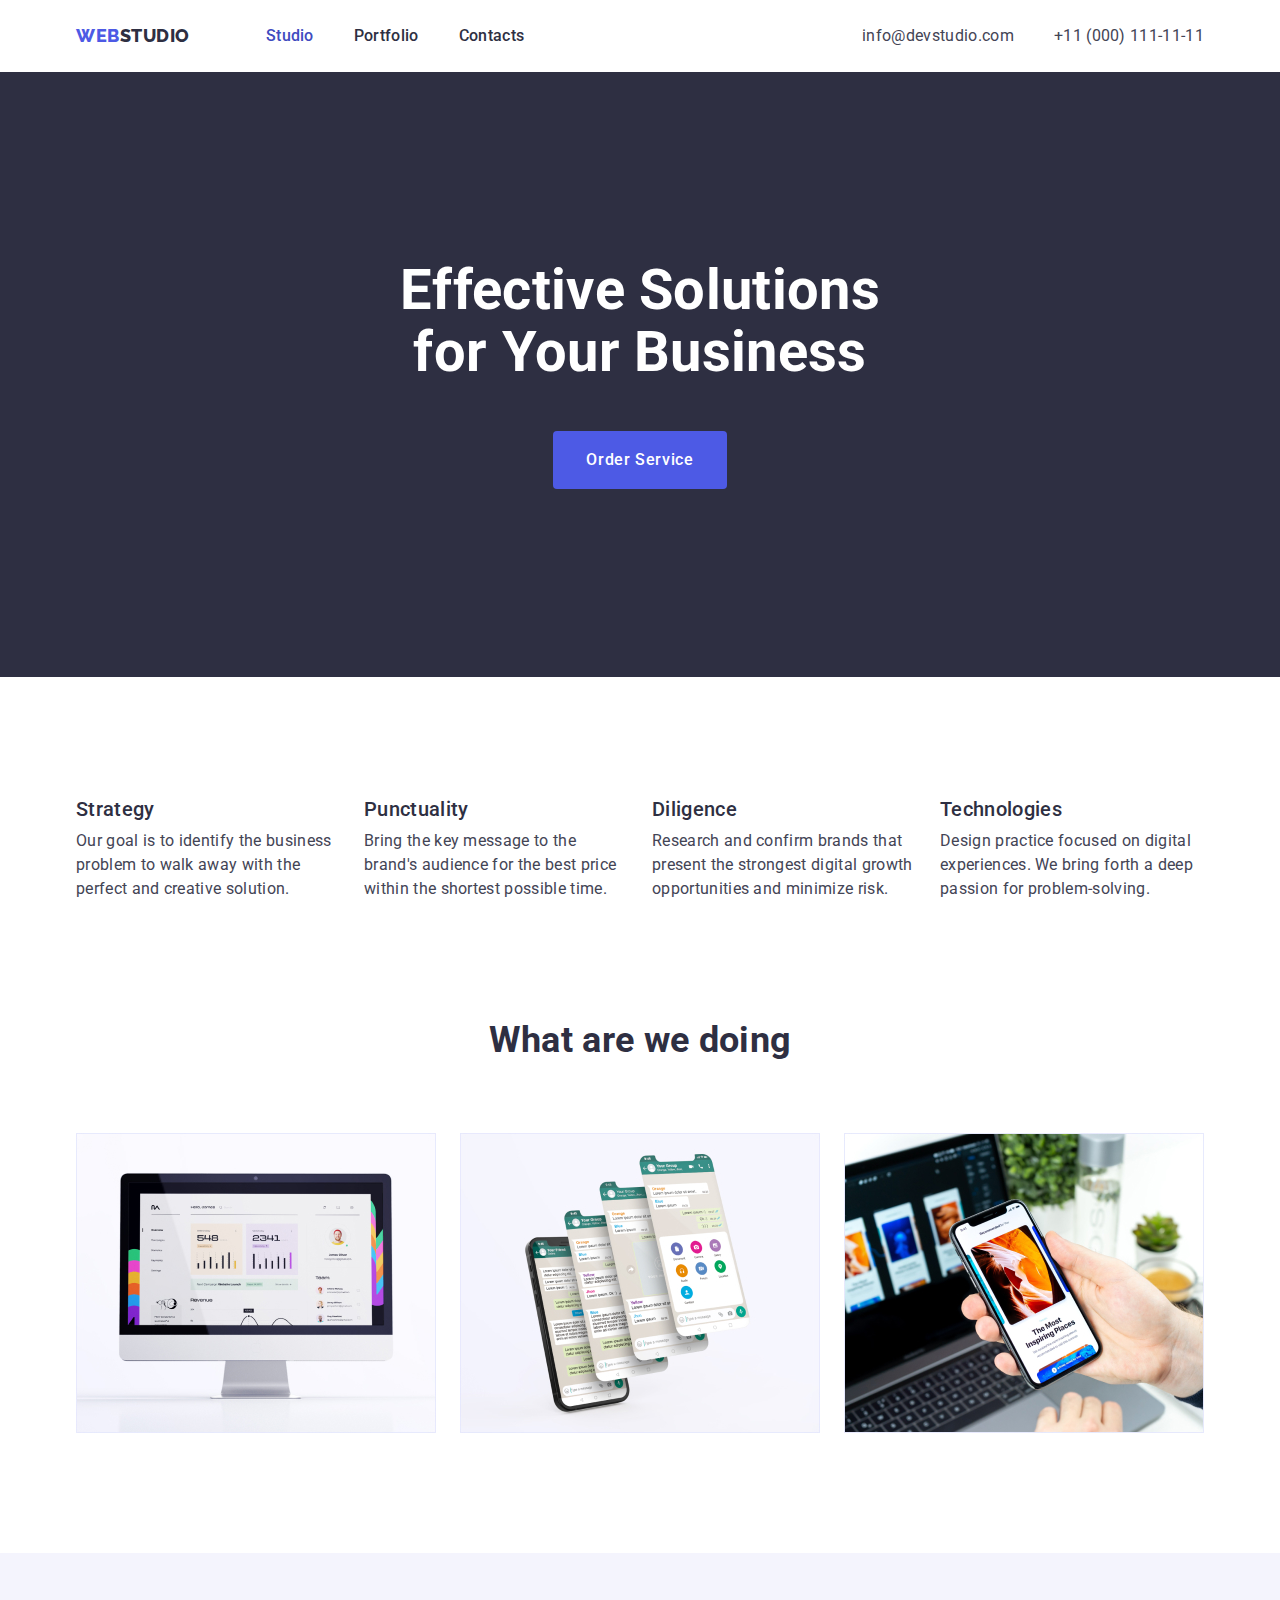
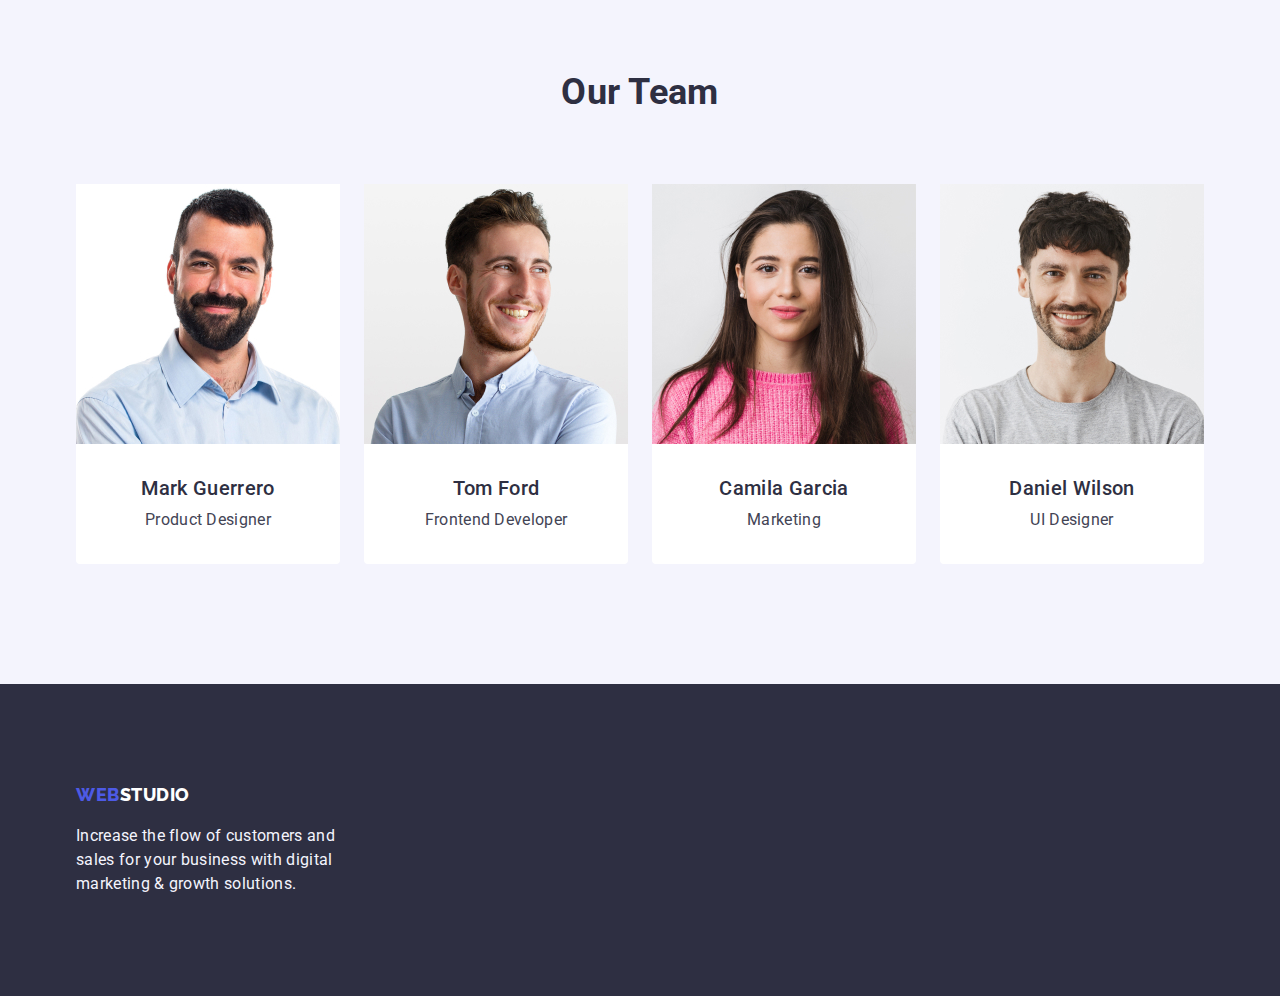
<file: index.html>
<!DOCTYPE html>
<html lang="en">
  <head>
    <meta charset="UTF-8" />
    <meta name="viewport" content="width=device-width, initial-scale=1.0" />
    <title>MainPage</title>
    <link
      href="https://fonts.googleapis.com/css2?family=Raleway:wght@800&family=Roboto:wght@400;500;700&display=swap"
      rel="stylesheet"
    />
    <link
      rel="stylesheet"
      href="https://cdnjs.cloudflare.com/ajax/libs/modern-normalize/1.0.0/modern-normalize.min.css"
    />
    <link rel="stylesheet" href="./css/styles.css" />
  </head>
  <body>
    <!-- heder -->
    <header class="page-header">
      <div class="container header-container">
        <a href="./index.html" class="logo"
          >Web<span class="header-span">Studio</span></a
        >
        <nav>
          <ul class="site-nav list">
            <li><a class="link current" href="./index.html">Studio</a></li>
            <li><a class="link" href="./portfolio.html">Portfolio</a></li>
            <li><a class="link" href="#">Contacts</a></li>
          </ul>
        </nav>
        <address>
          <ul class="address-nav list">
            <li>
              <a class="address-nav link" href="mailto:info@devstudio.com"
                >info@devstudio.com</a
              >
            </li>
            <li>
              <a class="link" href="tel:+110001111111">+11 (000) 111-11-11</a>
            </li>
          </ul>
        </address>
      </div>
    </header>
    <!-- main -->
    <main>
      <!-- hero -->
      <section class="section hero-section">
        <div class="container">
          <h1 class="hero-title">Effective Solutions for Your Business</h1>
          <button class="button primary" type="button">Order Service</button>
        </div>
      </section>
      <!-- our features -->
      <section class="section">
        <div class="container">
          <h2 class="visualli-hidden">our features</h2>
          <ul class="list features-list">
            <li class="features-item">
              <h3 class="section-subtitle">Strategy</h3>
              <p>
                Our goal is to identify the business problem to walk away with
                the perfect and creative solution.
              </p>
            </li>
            <li class="features-item">
              <h3 class="section-subtitle">Punctuality</h3>
              <p>
                Bring the key message to the brand's audience for the best price
                within the shortest possible time.
              </p>
            </li>
            <li class="features-item">
              <h3 class="section-subtitle">Diligence</h3>
              <p>
                Research and confirm brands that present the strongest digital
                growth opportunities and minimize risk.
              </p>
            </li>
            <li class="features-item">
              <h3 class="section-subtitle">Technologies</h3>
              <p>
                Design practice focused on digital experiences. We bring forth a
                deep passion for problem-solving.
              </p>
            </li>
          </ul>
        </div>
      </section>
      <!-- what are we doing -->
      <section class="section">
        <div class="container">
          <h2 class="section-title">What are we doing</h2>
          <ul class="work-list list">
            <li>
              <img src="./images/portfolio/img1.jpg" alt="Mac" width="360" />
            </li>
            <li>
              <img
                src="./images/portfolio/img2.jpg"
                alt="Browser"
                width="360"
              />
            </li>
            <li>
              <img src="./images/portfolio/img3.jpg" alt="Mobile" width="360" />
            </li>
          </ul>
        </div>
      </section>
      <!-- our team  -->
      <section class="section team-section">
        <div class="container">
          <h2 class="section-title">Our Team</h2>
          <ul class="list team-list">
            <li>
              <img
                src="./images/contacts/mark.jpg"
                alt="Mark Guerrero"
                width="264"
              />
              <div class="team-descr">
                <h3 class="section-subtitle">Mark Guerrero</h3>
                <p>Product Designer</p>
              </div>
            </li>
            <li>
              <img src="./images/contacts/tom.jpg" alt="Tom Ford" width="264" />
              <div class="team-descr">
                <h3 class="section-subtitle">Tom Ford</h3>
                <p>Frontend Developer</p>
              </div>
            </li>
            <li>
              <img
                src="./images/contacts/cam.jpg"
                alt="Camila Garcia"
                width="264"
              />
              <div class="team-descr">
                <h3 class="section-subtitle">Camila Garcia</h3>
                <p>Marketing</p>
              </div>
            </li>
            <li>
              <img
                src="./images/contacts/dan.jpg"
                alt="Daniel Wilson"
                width="264"
              />
              <div class="team-descr">
                <h3 class="section-subtitle">Daniel Wilson</h3>
                <p>UI Designer</p>
              </div>
            </li>
          </ul>
        </div>
      </section>
    </main>
    <!-- footer -->
    <footer>
      <div class="container">
        <a class="logo" href="./index.html"
          >Web<span class="footer-span">Studio</span></a
        >
        <p class="footer-text">
          Increase the flow of customers and sales for your business with
          digital marketing & growth solutions.
        </p>
      </div>
    </footer>
  </body>
</html>
</file>
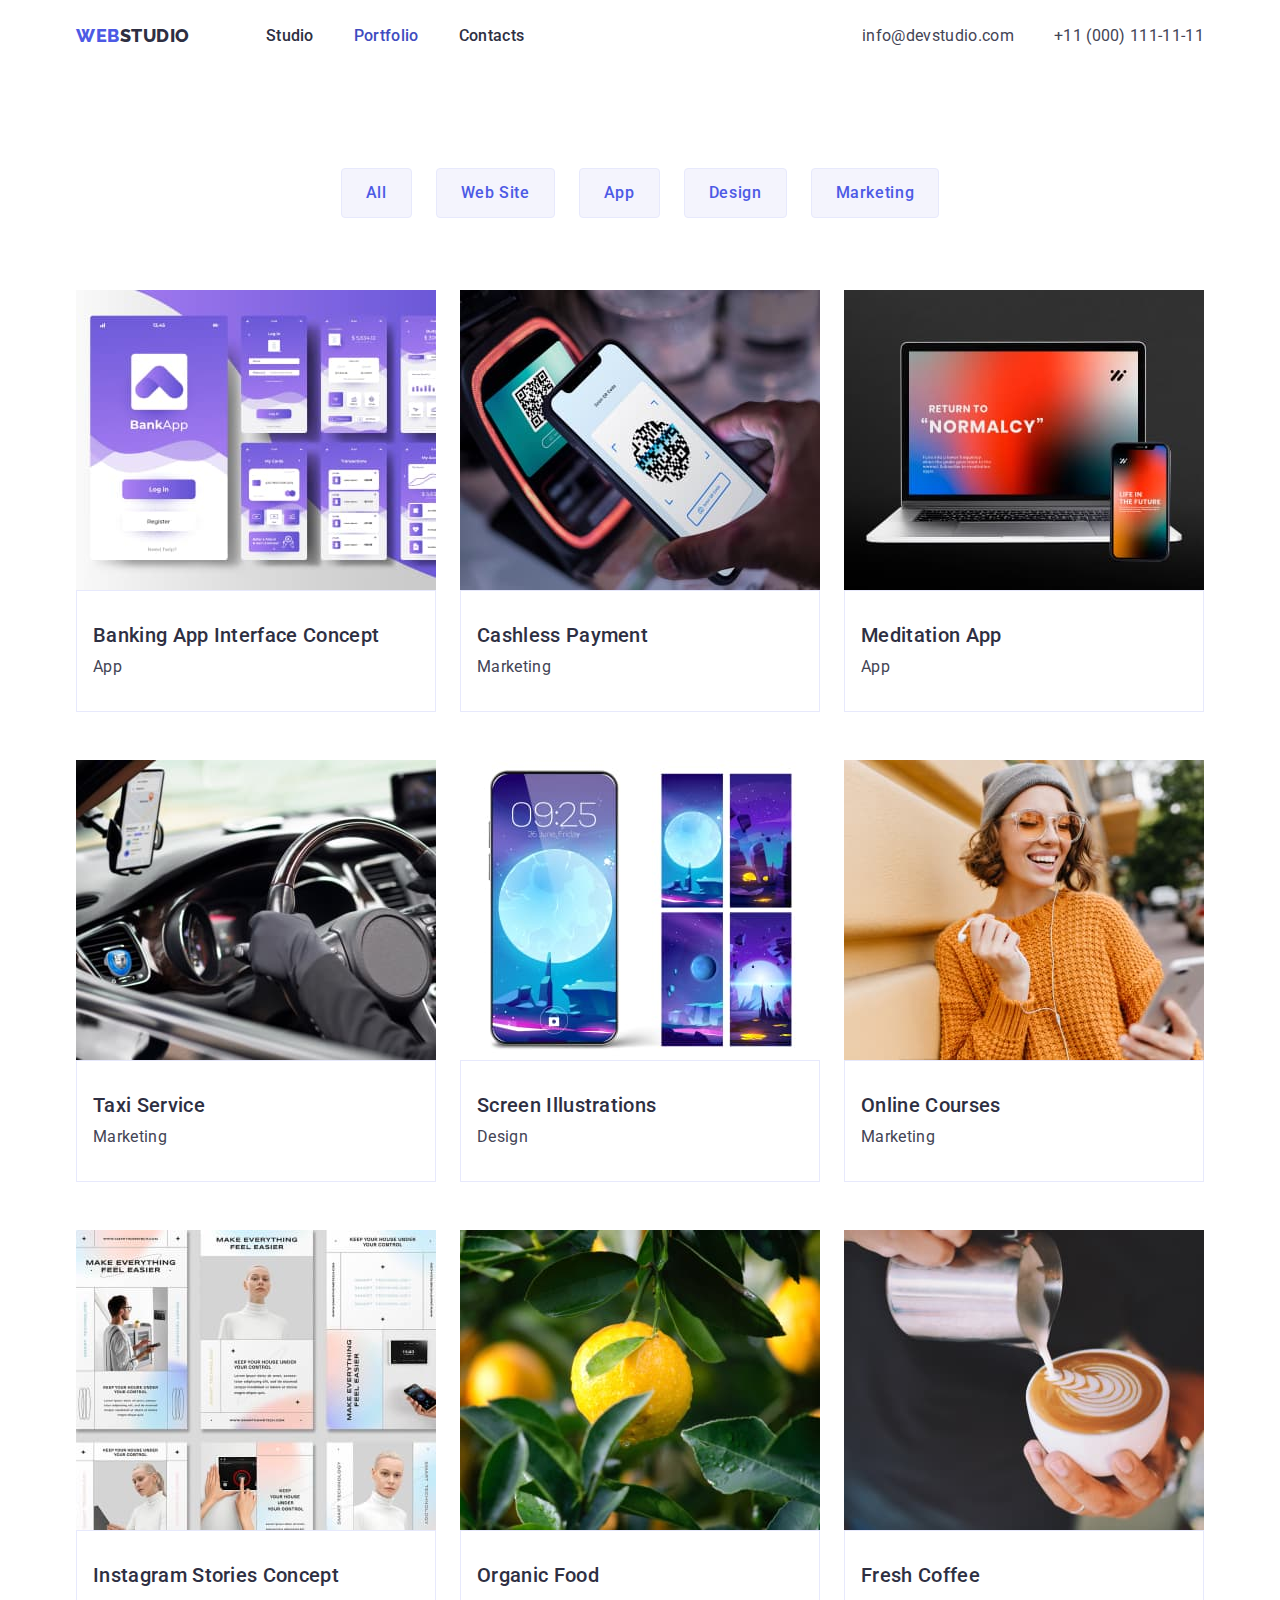
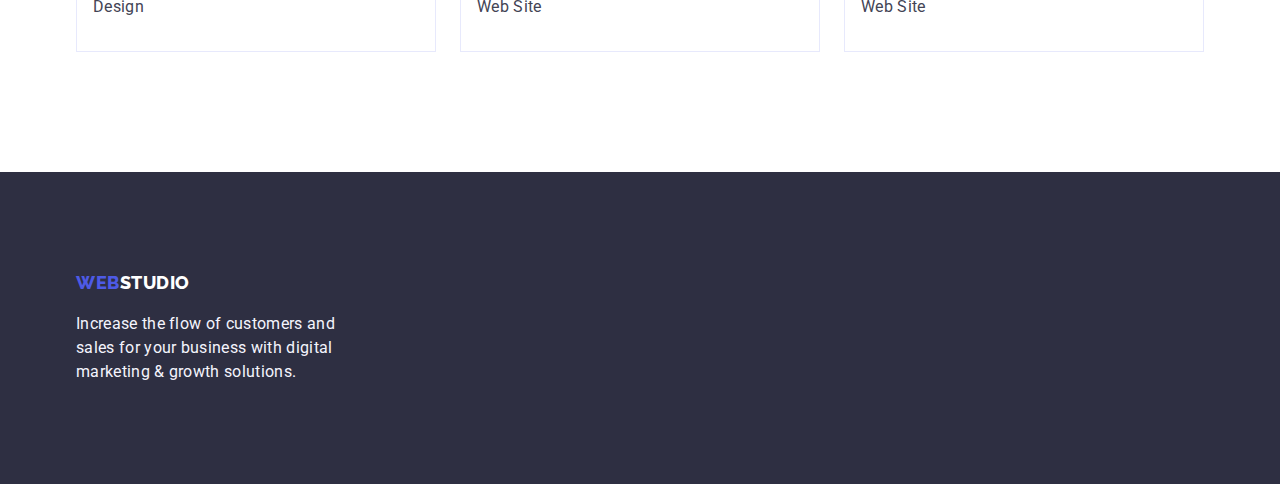
<file: portfolio.html>
<!DOCTYPE html>
<html lang="en">
  <head>
    <meta charset="UTF-8" />
    <meta name="viewport" content="width=device-width, initial-scale=1.0" />
    <link
      href="https://fonts.googleapis.com/css2?family=Raleway:wght@800&family=Roboto:wght@400;500;700&display=swap"
      rel="stylesheet"
    />
    <link
      rel="stylesheet"
      href="https://cdnjs.cloudflare.com/ajax/libs/modern-normalize/1.0.0/modern-normalize.min.css"
    />
    <link rel="stylesheet" href="./css/styles.css" />
    <title>Portfolio</title>
  </head>
  <body>
    <!-- header -->
     <header class="page-header">
      <div class="container header-container">
        <a href="./index.html" class="logo"
          >Web<span class="header-span">Studio</span></a
        >
        <nav>
          <ul class="site-nav list">
            <li><a class="link" href="./index.html">Studio</a></li>
            <li><a class="link current" href="./portfolio.html">Portfolio</a></li>
            <li><a class="link" href="#">Contacts</a></li>
          </ul>
        </nav>
        <address>
          <ul class="address-nav list">
            <li>
              <a class="address-nav link" href="mailto:info@devstudio.com"
                >info@devstudio.com</a
              >
            </li>
            <li>
              <a class="link" href="tel:+110001111111">+11 (000) 111-11-11</a>
            </li>
          </ul>
        </address>
      </div>
    </header>
    <main>
      <section class="section">
        <div class="container">
          <h1 class="section-title visualli-hidden">Portfolio</h1>
          <ul class="list filter-list">
            <li><button class="button secondary" type="button">All</button></li>
            <li>
              <button class="button secondary" type="button">Web Site</button>
            </li>
            <li><button class="button secondary" type="button">App</button></li>
            <li>
              <button class="button secondary" type="button">Design</button>
            </li>
            <li>
              <button class="button secondary" type="button">Marketing</button>
            </li>
          </ul>
        </div>
      

      
        <div class="container">
          <ul class="list portfolio-list ">
            <li class="portfolio-item
              <a class="link" href=""
                ><img src="./images/cards/img1.jpg" alt="img1" width="360" />
                <div class="portfolio-descr"><h2 class="section-subtitle">Banking App Interface Concept</h2>
                <p>App</p></div>
              </a>
            </li>
            <li class="portfolio-item
              <a class="link" href=""
                ><img src="./images/cards/img2.jpg" alt="img2" width="360" />
                <div class="portfolio-descr"><h2 class="section-subtitle">Cashless Payment</h2>
                <p>Marketing</p></div>
              </a>
            </li>
            <li class="portfolio-item
              <a class="link" href=""
                ><img src="./images/cards/img3.jpg" alt="img3" width="360" />
                <div class="portfolio-descr"><h2 class="section-subtitle">Meditation App</h2>
                <p>App</p></div>
              </a>
            </li>
            <li class="portfolio-item
              <a class="link" href=""
                ><img src="./images/cards/img4.jpg" alt="img4" width="360" />
                <div class="portfolio-descr"><h2 class="section-subtitle">Taxi Service</h2>
                <p>Marketing</p></div>
              </a>
            </li>
            <li class="portfolio-item
              <a class="link" href=""
                ><img src="./images/cards/img5.jpg" alt="img5" width="360" />
               <div class="portfolio-descr"> <h2 class="section-subtitle">Screen Illustrations</h2>
                <p>Design</p></div>
              </a>
            </li>
            <li class="portfolio-item
              <a class="link" href=""
                ><img src="./images/cards/img6.jpg" alt="img6" width="360" />
                <div class="portfolio-descr"><h2 class="section-subtitle">Online Courses</h2>
                <p>Marketing</p></div>
              </a>
            </li>
            <li class="portfolio-item
              <a class="link" href=""
                ><img src="./images/cards/img7.jpg" alt="img7" width="360" />
                <div class="portfolio-descr"><h2 class="section-subtitle">Instagram Stories Concept</h2>
                <p>Design</p></div>
            
              </a>
            </li>
            <li class="portfolio-item
              <a class="link" href=""
                ><img src="./images/cards/img8.jpg" alt="img8" width="360" />
                <div class="portfolio-descr"><h2 class="section-subtitle">Organic Food</h2>
                <p>Web Site</p></div>
                </a>
            </li>
            <li class="portfolio-item
              <a class="link" href=""
                ><img src="./images/cards/img9.jpg" alt="img9" width="360" />
                <div class="portfolio-descr"><h2 class="section-subtitle">Fresh Coffee</h2>
                <p>Web Site</p></div>
              </a>
            </li>
          </ul>
        </div>
      </section>
    </main>
   <footer>
      <div class="container">
        <a class="logo" href="./index.html"
          >Web<span class="footer-span">Studio</span></a
        >
        <p class="footer-text">
          Increase the flow of customers and sales for your business with
          digital marketing & growth solutions.
        </p>
      </div>
    </footer>
  </body>
</html>
</file>
<file: css/styles.css>
:root {
  --text: #434455; /* slate */
  --primary-white: #ffffff; /* white */
  --pressed-state: #404bbf; /* ocean */
  --dark: #2e2f42; /* navy blue */
  --accent: #e7e9fc; /* cornflower */
  --light: #f4f4fd; /* cloud */
  --primary-brand: #4d5ae5; /* iris */
  --font-family: "Roboto", sans-serif;
  --second-family: "Raleway", sans-serif;
}

/* reset */
p,
h1,
h2,
h3,
h4,
h5,
h6 {
  margin: 0;
}
ul {
  margin: 0;
  padding-left: 0;
}
img {
  display: block;
}
/* main */
.container {
  width: 1158px;
  padding-left: 15px;
  padding-right: 15px;
  margin: 0 auto;
  /* outline: 1px solid red; */
}
body {
  font-family: var(--font-family);
  font-size: 16px;
  color: var(--text);
  line-height: 1.5;
  letter-spacing: 0.02em;
}
.section {
  margin-bottom: 120px;
}
.list {
  list-style: none;
}
.link {
  text-decoration: none;
}
.visualli-hidden {
  position: absolute;
  width: 1px;
  height: 1px;
  margin: -1px;
  border: 0;
  padding: 0;
  white-space: nowrap;
  clip-path: inset(100%);
  clip: rect(0 0 0 0);
  overflow: hidden;
}
/* logo */
.logo {
  text-decoration: none;
  color: var(--primary-brand);
  font-family: var(--second-family);
  font-weight: 800;
  font-size: 18px;
  line-height: 1.2;
  letter-spacing: 0.03em;
  text-transform: uppercase;
}
.header-span {
  color: var(--dark);
}
.footer-span {
  color: var(--primary-white);
}
/* header */
.header-container {
  display: flex;
  align-items: center;
}
.address-nav {
  display: flex;
  gap: 40px;
}
.address-nav .link {
  color: var(--text);
  font-style: normal;
}
.address-nav .link:hover,
.address-nav .link:focus {
  color: var(--pressed-state);
}
address {
  margin-left: auto;
}
.site-nav {
  display: flex;
  gap: 40px;
  margin-left: 76px;
}
.site-nav .link {
  display: block;
  color: var(--dark);
  font-weight: 500;
  margin-top: 24px;
  margin-bottom: 24px;
}
.site-nav .link:hover,
.site-nav .link:focus {
  color: var(--pressed-state);
}
.link.current {
  color: var(--pressed-state);
}
/* title */
.section-title {
  margin-bottom: 72px;
  color: var(--dark);
  font-weight: 700;
  font-size: 36px;
  line-height: 1.1;
  text-align: center;
}

.section-subtitle {
  color: var(--dark);
  margin-bottom: 8px;
  font-weight: 500;
  font-size: 20px;
  line-height: 1.2;
}
/* hero */
.hero-section {
  padding: 188px 0px;
  background-color: var(--dark);
  text-align: center;
}
.hero-title {
  margin-left: auto;
  margin-right: auto;
  margin-bottom: 48px;
  width: 496px;
  font-size: 56px;
  line-height: 1.1;
  color: var(--primary-white);
  text-align: center;
}
.features-list {
  gap: 24px;
  display: flex;
}
.features-item {
  min-width: 264px;
}
.work-list {
  display: flex;
  gap: 24px;
  justify-content: center;
}
/* team */
.team-section {
  margin-bottom: 0px;
  padding-top: 120px;
  padding-bottom: 120px;
  background-color: var(--light);
}
.team-descr {
  padding: 32px 16px;
  background-color: var(--primary-white);
  text-align: center;
  border-radius: 0 0 4px 4px;
}
.team-list {
  display: flex;
  gap: 24px;
  justify-content: center;
}

/* buttons */
.button {
  cursor: pointer;
  border: 1px solid transparent;
  border-radius: 4px;
  font-family: inherit;
  font-weight: 500;
  font-size: 16px;
  line-height: 1.5;
  letter-spacing: 0.04em;
}
.button.primary {
  padding: 16px 32px;
  background-color: var(--primary-brand);
  color: var(--primary-white);
}

.button.primary:hover,
.button.primary:focus {
  background-color: var(--pressed-state);
}
.button.secondary {
  border-color: var(--accent);
  padding: 12px 24px;
  background-color: var(--light);
  color: var(--primary-brand);
}
.button.secondary:hover,
.button.secondary:focus {
  background-color: var(--pressed-state);
  color: var(--primary-white);
}
/* footer */
footer {
  padding: 100px 0;
  background-color: var(--dark);
}
.footer-text {
  margin-top: 16px;
  color: var(--light);
  width: 264px;
}

.filter-list {
  margin-top: 96px;
  margin-bottom: 72px;
  display: flex;
  gap: 24px;
  justify-content: center;
}
.portfolio-list {
  display: flex;
  flex-wrap: wrap;
  column-gap: 24px;
  row-gap: 48px;
}
.portfolio-descr {
  padding: 32px 16px;
  border: 1px solid var(--accent);
}
</file>
